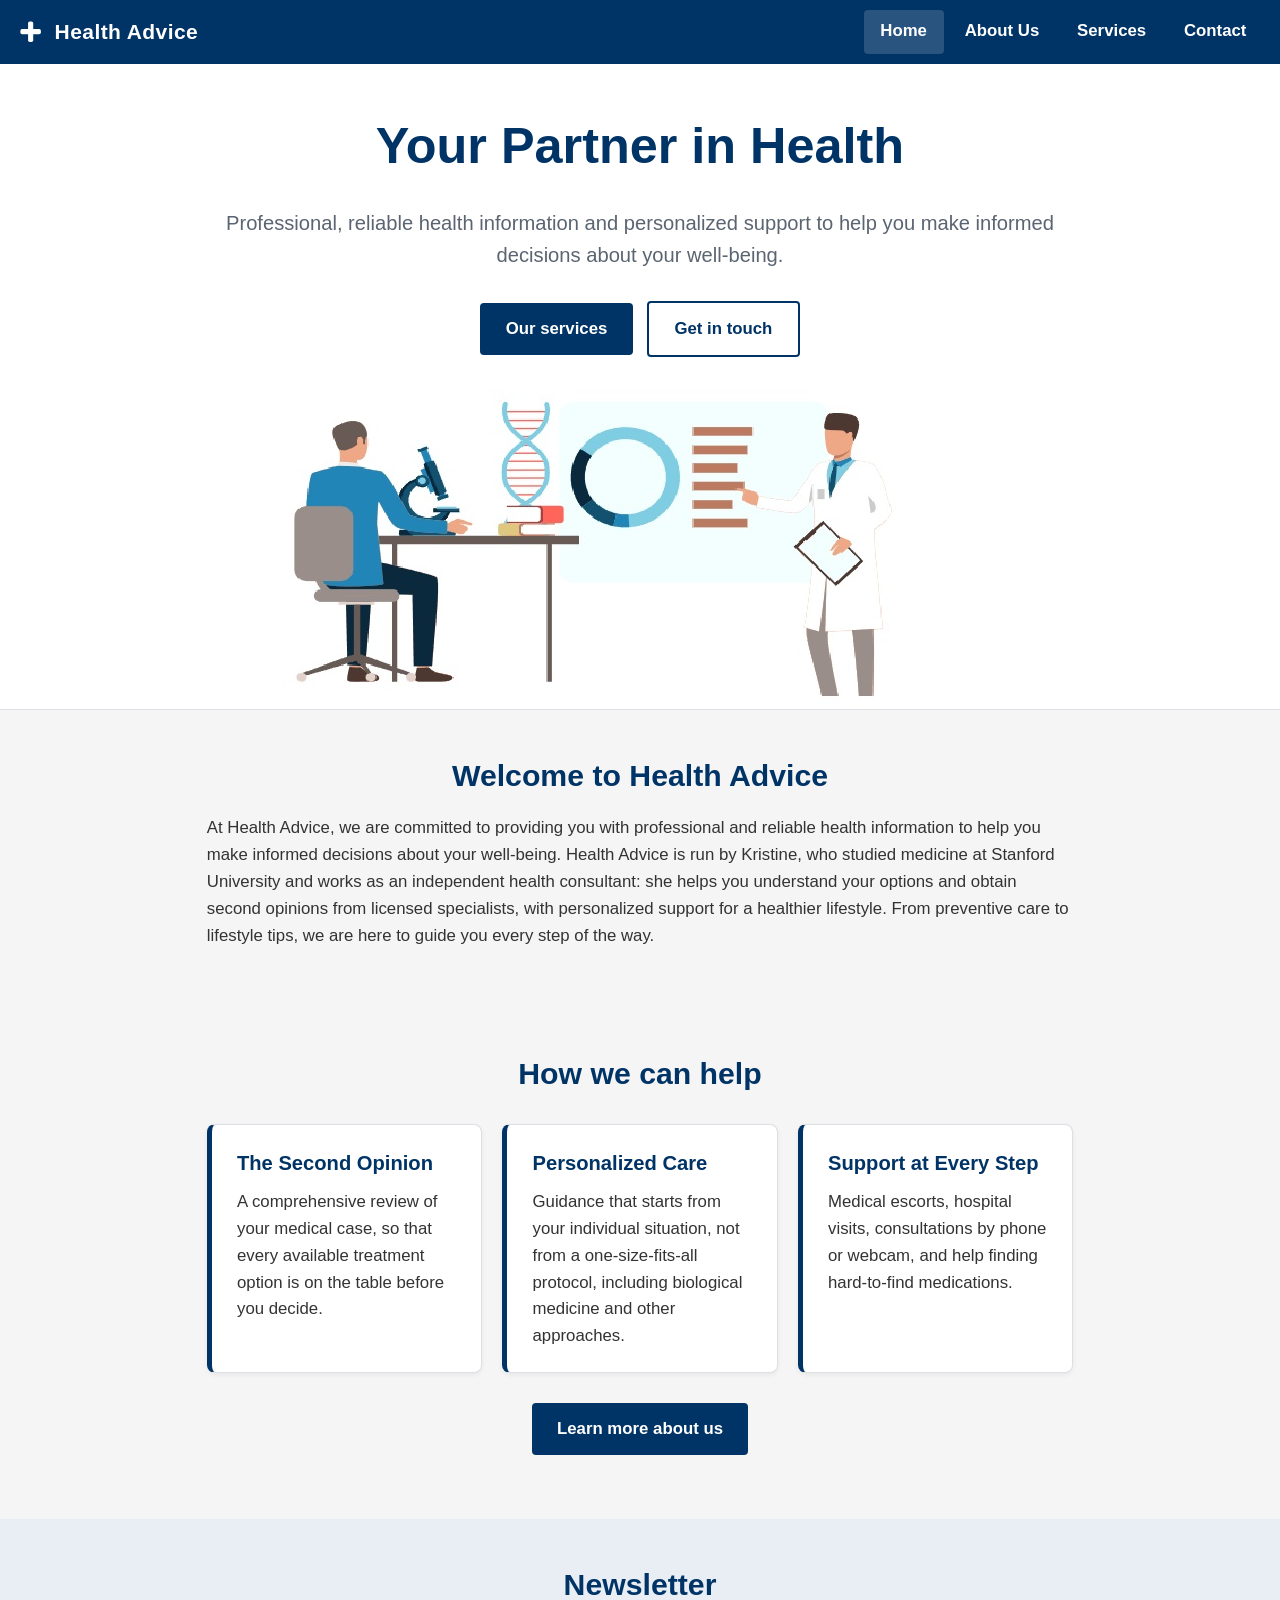
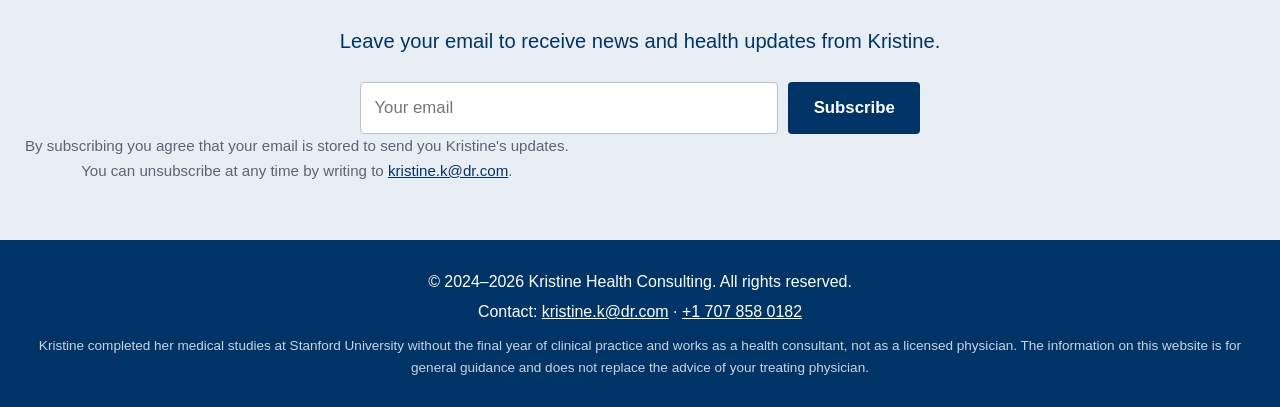
<file: index.html>
<!DOCTYPE html>
<html lang="en">
<head>
  <meta charset="UTF-8">
  <meta name="viewport" content="width=device-width, initial-scale=1.0">
  <title>Health Advice - Your Partner in Health</title>
  <meta name="description" content="Health Advice is your trusted partner for reliable health guidance, second opinions and personalized support to enhance your well-being.">
  <meta name="author" content="Kristine Health Consulting">
  <meta name="robots" content="index, follow">
  <meta property="og:title" content="Health Advice - Your Partner in Health">
  <meta property="og:description" content="Health Advice is your trusted partner for reliable health guidance, second opinions and personalized support to enhance your well-being.">
  <meta property="og:type" content="website">
  <meta property="og:image" content="https://nardaxxx.github.io/healthadvice/images/health-advice.jpg">
  <link rel="canonical" href="https://nardaxxx.github.io/healthadvice/">
  <meta property="og:url" content="https://nardaxxx.github.io/healthadvice/">
  <meta name="theme-color" content="#003366">
  <link rel="icon" href="favicon.svg" type="image/svg+xml">
  <link rel="stylesheet" href="styles.css">
</head>
<body>
  <a class="skip" href="#main">Skip to content</a>
  <header class="site-header">
    <a class="brand" href="index.html">
      <svg class="brand-mark" viewBox="0 0 32 32" aria-hidden="true"><rect x="13" y="4" width="6" height="24" rx="2"/><rect x="4" y="13" width="24" height="6" rx="2"/></svg>
      <span>Health Advice</span>
    </a>
    <nav aria-label="Main">
      <ul>
        <li><a href="index.html" aria-current="page">Home</a></li>
        <li><a href="about.html">About Us</a></li>
        <li><a href="services.html">Services</a></li>
        <li><a href="contact.html">Contact</a></li>
      </ul>
    </nav>
  </header>

  <main id="main">
    <section class="hero">
      <div class="hero-text">
        <h1>Your Partner in Health</h1>
        <p class="lead">Professional, reliable health information and personalized support to help you make informed decisions about your well-being.</p>
        <p class="actions">
          <a class="button" href="services.html">Our services</a>
          <a class="button button-outline" href="contact.html">Get in touch</a>
        </p>
      </div>
      <img src="images/health-advice.jpg" alt="Illustration: a researcher at a microscope and a physician presenting results" width="845" height="321">
    </section>

    <section class="content">
      <h2>Welcome to Health Advice</h2>
      <p>At Health Advice, we are committed to providing you with professional and reliable health information to help you make informed decisions about your well-being. Health Advice is run by Kristine, who studied medicine at Stanford University and works as an independent health consultant: she helps you understand your options and obtain second opinions from licensed specialists, with personalized support for a healthier lifestyle. From preventive care to lifestyle tips, we are here to guide you every step of the way.</p>
    </section>

    <section class="content">
      <h2>How we can help</h2>
      <div class="cards">
        <article class="card">
          <h3>The Second Opinion</h3>
          <p>A comprehensive review of your medical case, so that every available treatment option is on the table before you decide.</p>
        </article>
        <article class="card">
          <h3>Personalized Care</h3>
          <p>Guidance that starts from your individual situation, not from a one-size-fits-all protocol, including biological medicine and other approaches.</p>
        </article>
        <article class="card">
          <h3>Support at Every Step</h3>
          <p>Medical escorts, hospital visits, consultations by phone or webcam, and help finding hard-to-find medications.</p>
        </article>
      </div>
      <p class="actions"><a class="button" href="about.html">Learn more about us</a></p>
    </section>

    <section class="content band">
      <h2>Newsletter</h2>
      <p class="lead">Leave your email to receive news and health updates from Kristine.</p>
      <form class="contact-form inline-form" action="https://formspree.io/f/FORMSPREE_ID" method="POST">
        <label for="home-email" class="visually-hidden">Email</label>
        <input id="home-email" name="email" type="email" placeholder="Your email" autocomplete="email" required>
        <input type="text" name="_gotcha" class="gotcha" tabindex="-1" autocomplete="off">
        <input type="hidden" name="_subject" value="New newsletter subscriber - Health Advice">
        <input type="hidden" name="_next" value="https://nardaxxx.github.io/healthadvice/thanks.html">
        <button type="submit" class="button">Subscribe</button>
      </form>
      <p class="small-note">By subscribing you agree that your email is stored to send you Kristine's updates. You can unsubscribe at any time by writing to <a href="mailto:kristine.k@dr.com">kristine.k@dr.com</a>.</p>
    </section>
  </main>

  <footer class="site-footer">
    <p>&copy; 2024&ndash;2026 Kristine Health Consulting. All rights reserved.</p>
    <p>Contact: <a href="mailto:kristine.k@dr.com">kristine.k@dr.com</a> &middot; <a href="tel:+17078580182">+1 707 858 0182</a></p>
    <p class="small">Kristine completed her medical studies at Stanford University without the final year of clinical practice and works as a health consultant, not as a licensed physician. The information on this website is for general guidance and does not replace the advice of your treating physician.</p>
  </footer>
  <script>
    // Finché la newsletter non è attivata (codice Formspree mancante), "Subscribe"
    // apre il programma di posta con una richiesta di iscrizione già scritta.
    // Per attivare: sostituire FORMSPREE_ID con il codice del modulo in questa pagina.
    document.querySelectorAll('form.contact-form').forEach(function (form) {
      if (!form.action.includes('FORMSPREE_ID')) return;
      form.addEventListener('submit', function (event) {
        event.preventDefault();
        var email = form.elements['email'] ? form.elements['email'].value.trim() : '';
        location.href = 'mailto:kristine.k@dr.com?subject=' + encodeURIComponent('Newsletter subscription - Health Advice') +
                        '&body=' + encodeURIComponent('Please add me to your newsletter: ' + email);
      });
    });
  </script>
</body>
</html>
</file>
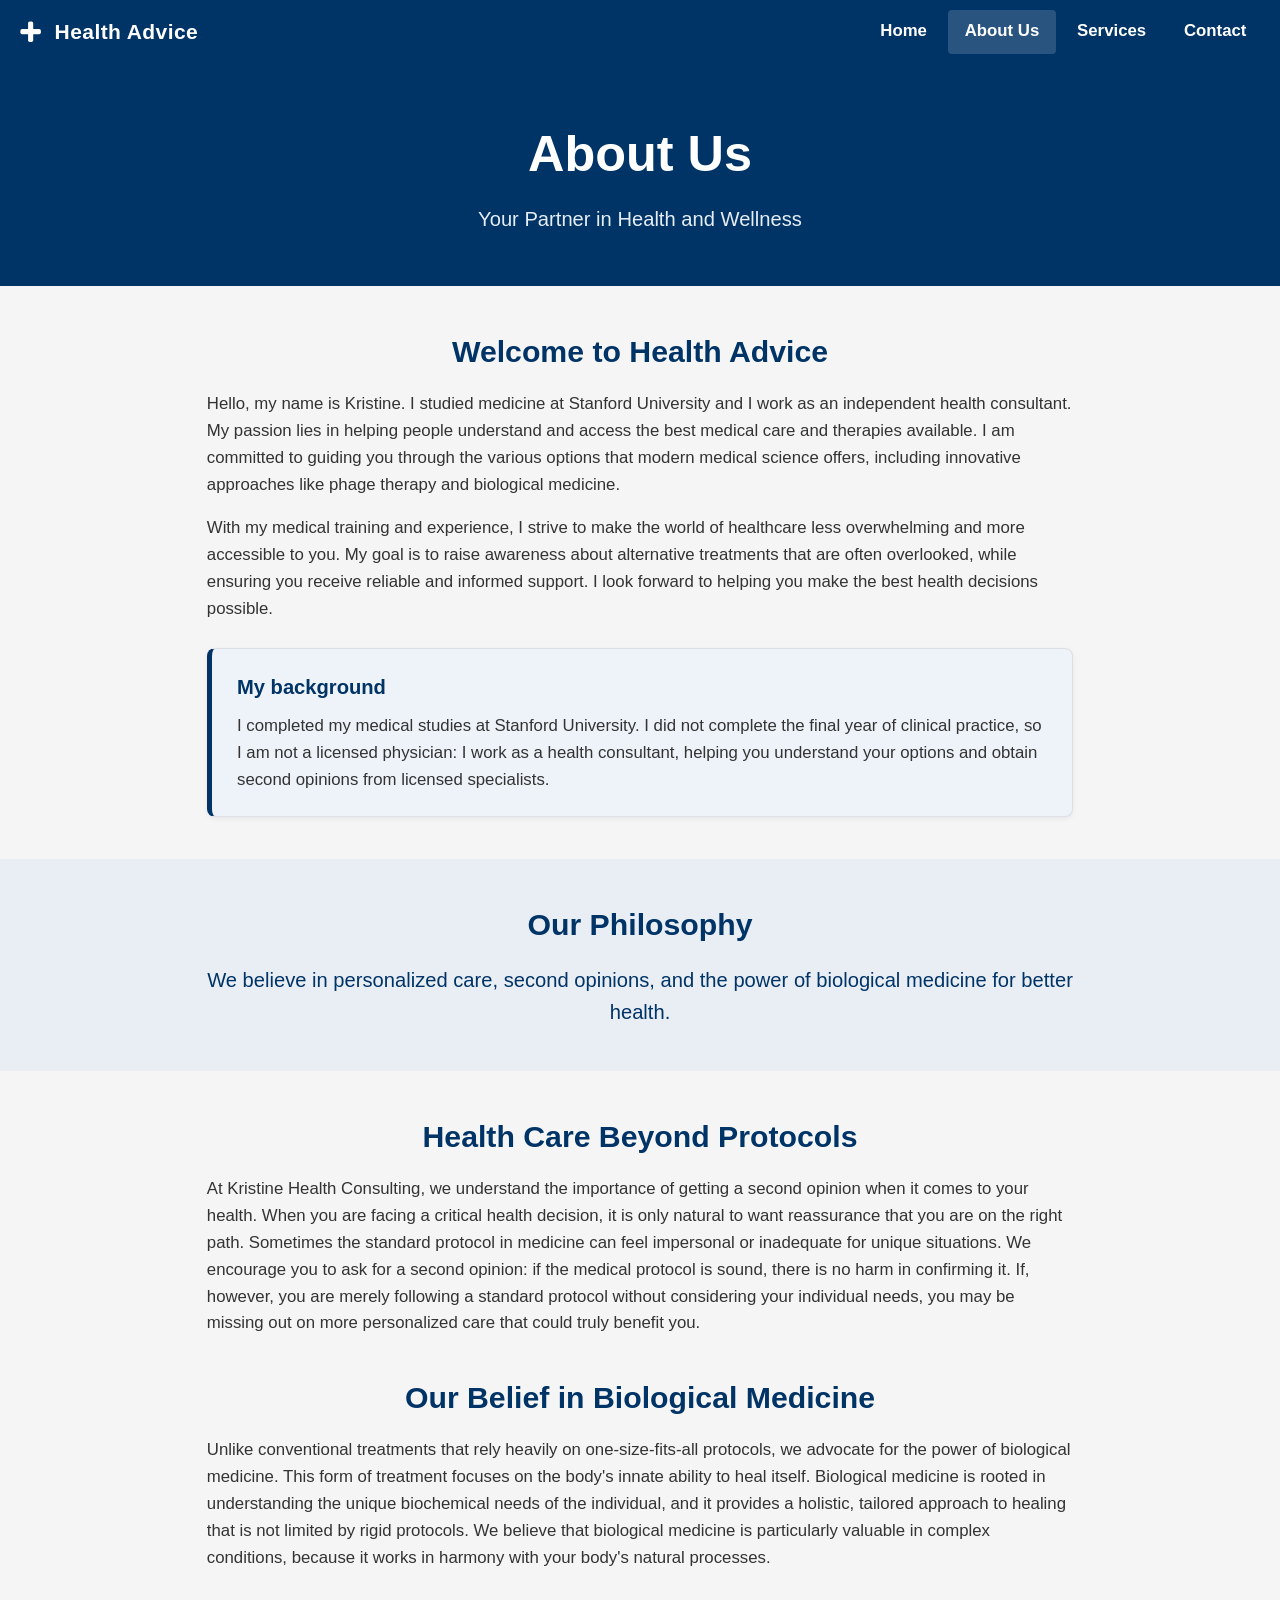
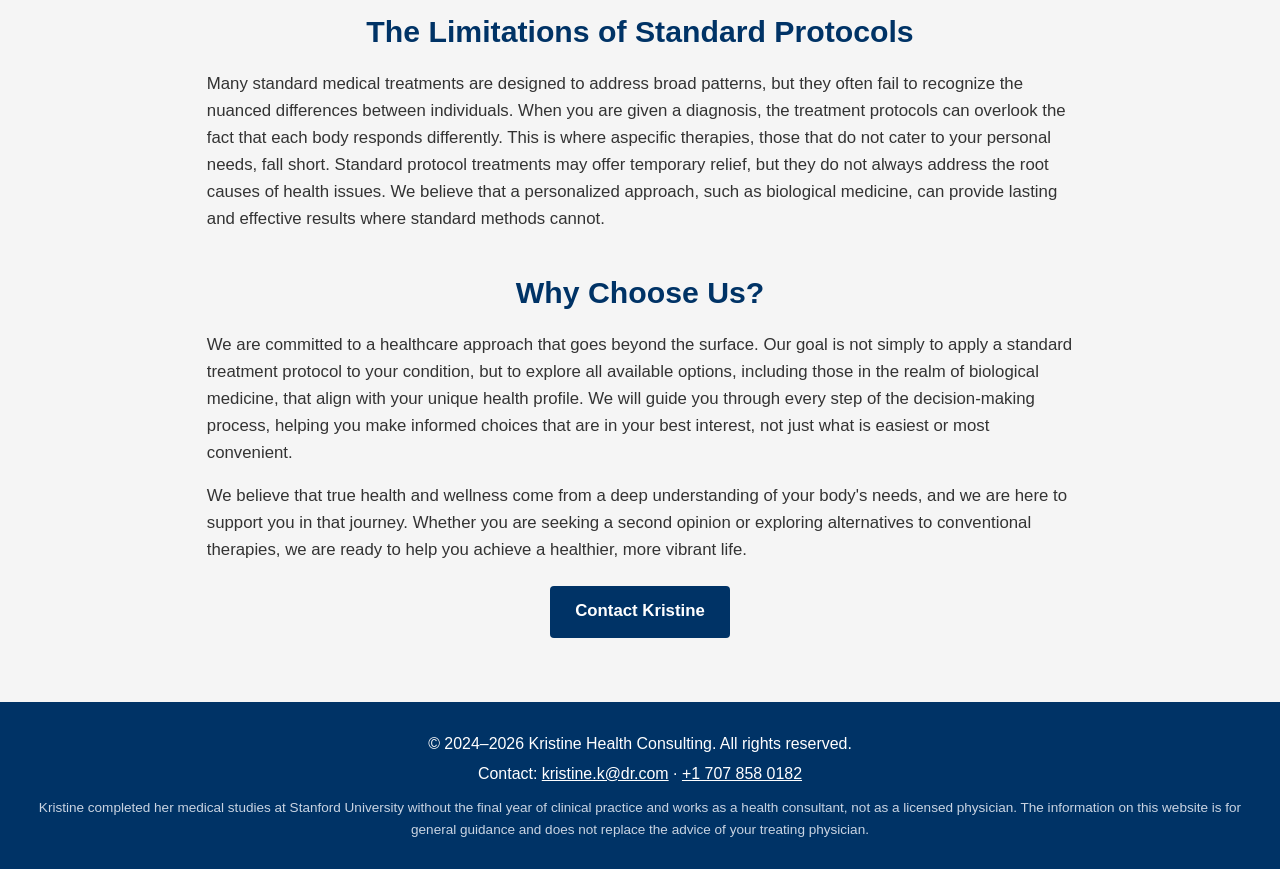
<file: about.html>
<!DOCTYPE html>
<html lang="en">
<head>
  <meta charset="UTF-8">
  <meta name="viewport" content="width=device-width, initial-scale=1.0">
  <title>About Us - Health Advice</title>
  <meta name="description" content="Learn about Kristine, a Stanford-trained health consultant dedicated to second opinions, personalized care and biological medicine.">
  <meta name="author" content="Kristine Health Consulting">
  <meta name="robots" content="index, follow">
  <meta property="og:title" content="About Us - Health Advice">
  <meta property="og:description" content="Learn about Kristine, a Stanford-trained health consultant dedicated to second opinions, personalized care and biological medicine.">
  <meta property="og:type" content="website">
  <meta property="og:image" content="https://nardaxxx.github.io/healthadvice/images/health-advice.jpg">
  <link rel="canonical" href="https://nardaxxx.github.io/healthadvice/about.html">
  <meta property="og:url" content="https://nardaxxx.github.io/healthadvice/about.html">
  <meta name="theme-color" content="#003366">
  <link rel="icon" href="favicon.svg" type="image/svg+xml">
  <link rel="stylesheet" href="styles.css">
</head>
<body>
  <a class="skip" href="#main">Skip to content</a>
  <header class="site-header">
    <a class="brand" href="index.html">
      <svg class="brand-mark" viewBox="0 0 32 32" aria-hidden="true"><rect x="13" y="4" width="6" height="24" rx="2"/><rect x="4" y="13" width="24" height="6" rx="2"/></svg>
      <span>Health Advice</span>
    </a>
    <nav aria-label="Main">
      <ul>
        <li><a href="index.html">Home</a></li>
        <li><a href="about.html" aria-current="page">About Us</a></li>
        <li><a href="services.html">Services</a></li>
        <li><a href="contact.html">Contact</a></li>
      </ul>
    </nav>
  </header>

  <main id="main">
    <section class="page-title">
      <h1>About Us</h1>
      <p class="lead">Your Partner in Health and Wellness</p>
    </section>

    <section class="content">
      <h2>Welcome to Health Advice</h2>
      <p>Hello, my name is Kristine. I studied medicine at Stanford University and I work as an independent health consultant. My passion lies in helping people understand and access the best medical care and therapies available. I am committed to guiding you through the various options that modern medical science offers, including innovative approaches like phage therapy and biological medicine.</p>
      <p>With my medical training and experience, I strive to make the world of healthcare less overwhelming and more accessible to you. My goal is to raise awareness about alternative treatments that are often overlooked, while ensuring you receive reliable and informed support. I look forward to helping you make the best health decisions possible.</p>
      <div class="card role-note">
        <h3>My background</h3>
        <p>I completed my medical studies at Stanford University. I did not complete the final year of clinical practice, so I am not a licensed physician: I work as a health consultant, helping you understand your options and obtain second opinions from licensed specialists.</p>
      </div>
    </section>

    <section class="content band">
      <h2>Our Philosophy</h2>
      <p class="lead">We believe in personalized care, second opinions, and the power of biological medicine for better health.</p>
    </section>

    <section class="content">
      <h2>Health Care Beyond Protocols</h2>
      <p>At Kristine Health Consulting, we understand the importance of getting a second opinion when it comes to your health. When you are facing a critical health decision, it is only natural to want reassurance that you are on the right path. Sometimes the standard protocol in medicine can feel impersonal or inadequate for unique situations. We encourage you to ask for a second opinion: if the medical protocol is sound, there is no harm in confirming it. If, however, you are merely following a standard protocol without considering your individual needs, you may be missing out on more personalized care that could truly benefit you.</p>

      <h2>Our Belief in Biological Medicine</h2>
      <p>Unlike conventional treatments that rely heavily on one-size-fits-all protocols, we advocate for the power of biological medicine. This form of treatment focuses on the body's innate ability to heal itself. Biological medicine is rooted in understanding the unique biochemical needs of the individual, and it provides a holistic, tailored approach to healing that is not limited by rigid protocols. We believe that biological medicine is particularly valuable in complex conditions, because it works in harmony with your body's natural processes.</p>

      <h2>The Limitations of Standard Protocols</h2>
      <p>Many standard medical treatments are designed to address broad patterns, but they often fail to recognize the nuanced differences between individuals. When you are given a diagnosis, the treatment protocols can overlook the fact that each body responds differently. This is where aspecific therapies, those that do not cater to your personal needs, fall short. Standard protocol treatments may offer temporary relief, but they do not always address the root causes of health issues. We believe that a personalized approach, such as biological medicine, can provide lasting and effective results where standard methods cannot.</p>

      <h2>Why Choose Us?</h2>
      <p>We are committed to a healthcare approach that goes beyond the surface. Our goal is not simply to apply a standard treatment protocol to your condition, but to explore all available options, including those in the realm of biological medicine, that align with your unique health profile. We will guide you through every step of the decision-making process, helping you make informed choices that are in your best interest, not just what is easiest or most convenient.</p>
      <p>We believe that true health and wellness come from a deep understanding of your body's needs, and we are here to support you in that journey. Whether you are seeking a second opinion or exploring alternatives to conventional therapies, we are ready to help you achieve a healthier, more vibrant life.</p>
      <p class="actions"><a class="button" href="contact.html">Contact Kristine</a></p>
    </section>
  </main>

  <footer class="site-footer">
    <p>&copy; 2024&ndash;2026 Kristine Health Consulting. All rights reserved.</p>
    <p>Contact: <a href="mailto:kristine.k@dr.com">kristine.k@dr.com</a> &middot; <a href="tel:+17078580182">+1 707 858 0182</a></p>
    <p class="small">Kristine completed her medical studies at Stanford University without the final year of clinical practice and works as a health consultant, not as a licensed physician. The information on this website is for general guidance and does not replace the advice of your treating physician.</p>
  </footer>
</body>
</html>
</file>
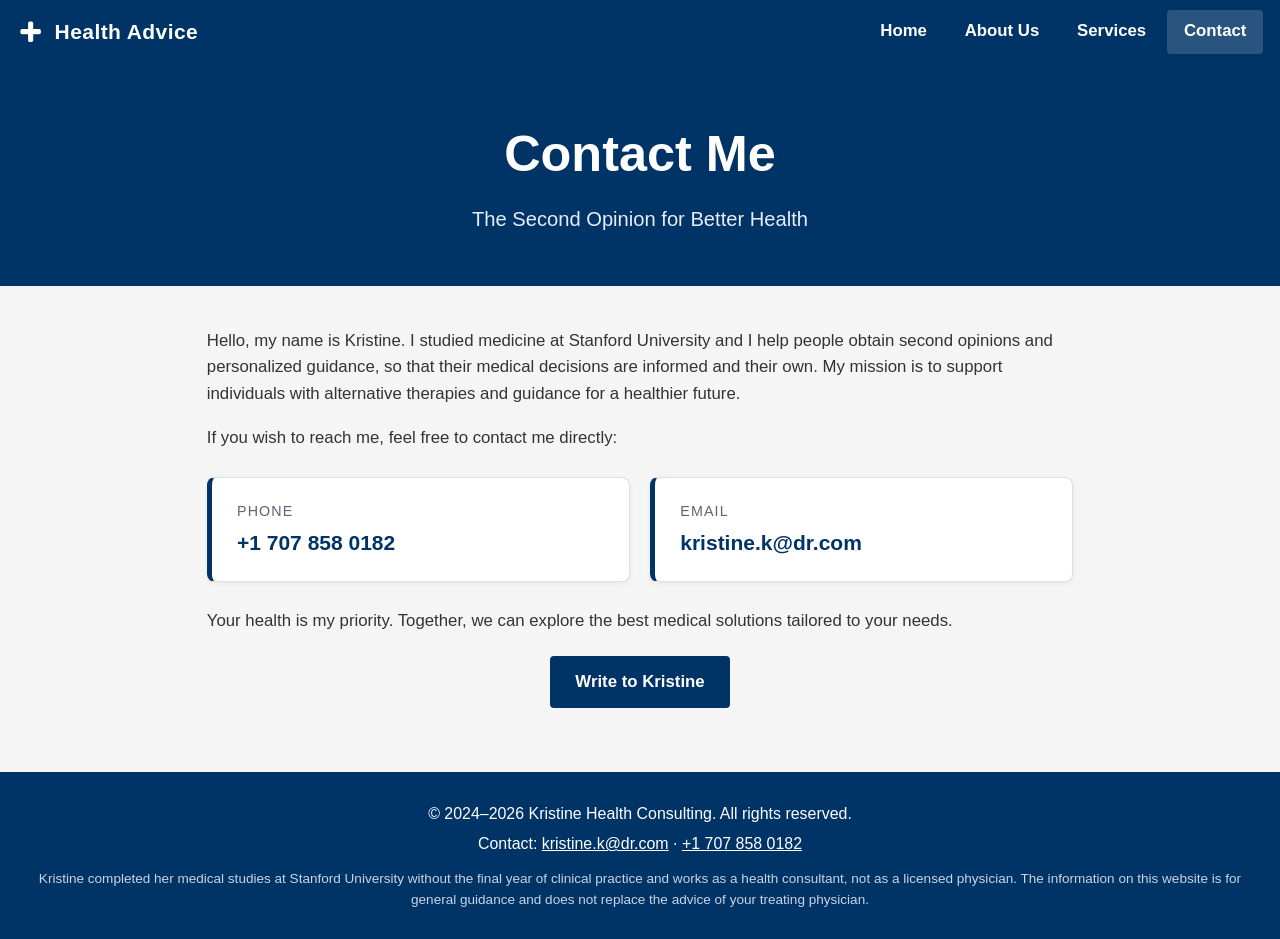
<file: contact.html>
<!DOCTYPE html>
<html lang="en">
<head>
  <meta charset="UTF-8">
  <meta name="viewport" content="width=device-width, initial-scale=1.0">
  <title>Contact Kristine - Health Advice</title>
  <meta name="description" content="Get in touch with Kristine for second opinions and personalized health consulting by phone or email.">
  <meta name="author" content="Kristine Health Consulting">
  <meta name="robots" content="index, follow">
  <meta property="og:title" content="Contact Kristine - Health Advice">
  <meta property="og:description" content="Get in touch with Kristine for second opinions and personalized health consulting by phone or email.">
  <meta property="og:type" content="website">
  <meta property="og:image" content="https://nardaxxx.github.io/healthadvice/images/health-advice.jpg">
  <link rel="canonical" href="https://nardaxxx.github.io/healthadvice/contact.html">
  <meta property="og:url" content="https://nardaxxx.github.io/healthadvice/contact.html">
  <meta name="theme-color" content="#003366">
  <link rel="icon" href="favicon.svg" type="image/svg+xml">
  <link rel="stylesheet" href="styles.css">
</head>
<body>
  <a class="skip" href="#main">Skip to content</a>
  <header class="site-header">
    <a class="brand" href="index.html">
      <svg class="brand-mark" viewBox="0 0 32 32" aria-hidden="true"><rect x="13" y="4" width="6" height="24" rx="2"/><rect x="4" y="13" width="24" height="6" rx="2"/></svg>
      <span>Health Advice</span>
    </a>
    <nav aria-label="Main">
      <ul>
        <li><a href="index.html">Home</a></li>
        <li><a href="about.html">About Us</a></li>
        <li><a href="services.html">Services</a></li>
        <li><a href="contact.html" aria-current="page">Contact</a></li>
      </ul>
    </nav>
  </header>

  <main id="main">
    <section class="page-title">
      <h1>Contact Me</h1>
      <p class="lead">The Second Opinion for Better Health</p>
    </section>

    <section class="content">
      <p>Hello, my name is Kristine. I studied medicine at Stanford University and I help people obtain second opinions and personalized guidance, so that their medical decisions are informed and their own. My mission is to support individuals with alternative therapies and guidance for a healthier future.</p>
      <p>If you wish to reach me, feel free to contact me directly:</p>
      <div class="cards contact-cards">
        <a class="card contact-card" href="tel:+17078580182">
          <span class="label">Phone</span>
          <span class="value">+1 707 858 0182</span>
        </a>
        <a class="card contact-card" href="mailto:kristine.k@dr.com">
          <span class="label">Email</span>
          <span class="value">kristine.k@dr.com</span>
        </a>
      </div>
      <p>Your health is my priority. Together, we can explore the best medical solutions tailored to your needs.</p>
      <p class="actions"><a class="button" href="mailto:kristine.k@dr.com?subject=Contact%20from%20Health%20Advice">Write to Kristine</a></p>
    </section>
  </main>

  <footer class="site-footer">
    <p>&copy; 2024&ndash;2026 Kristine Health Consulting. All rights reserved.</p>
    <p>Contact: <a href="mailto:kristine.k@dr.com">kristine.k@dr.com</a> &middot; <a href="tel:+17078580182">+1 707 858 0182</a></p>
    <p class="small">Kristine completed her medical studies at Stanford University without the final year of clinical practice and works as a health consultant, not as a licensed physician. The information on this website is for general guidance and does not replace the advice of your treating physician.</p>
  </footer>
</body>
</html>
</file>
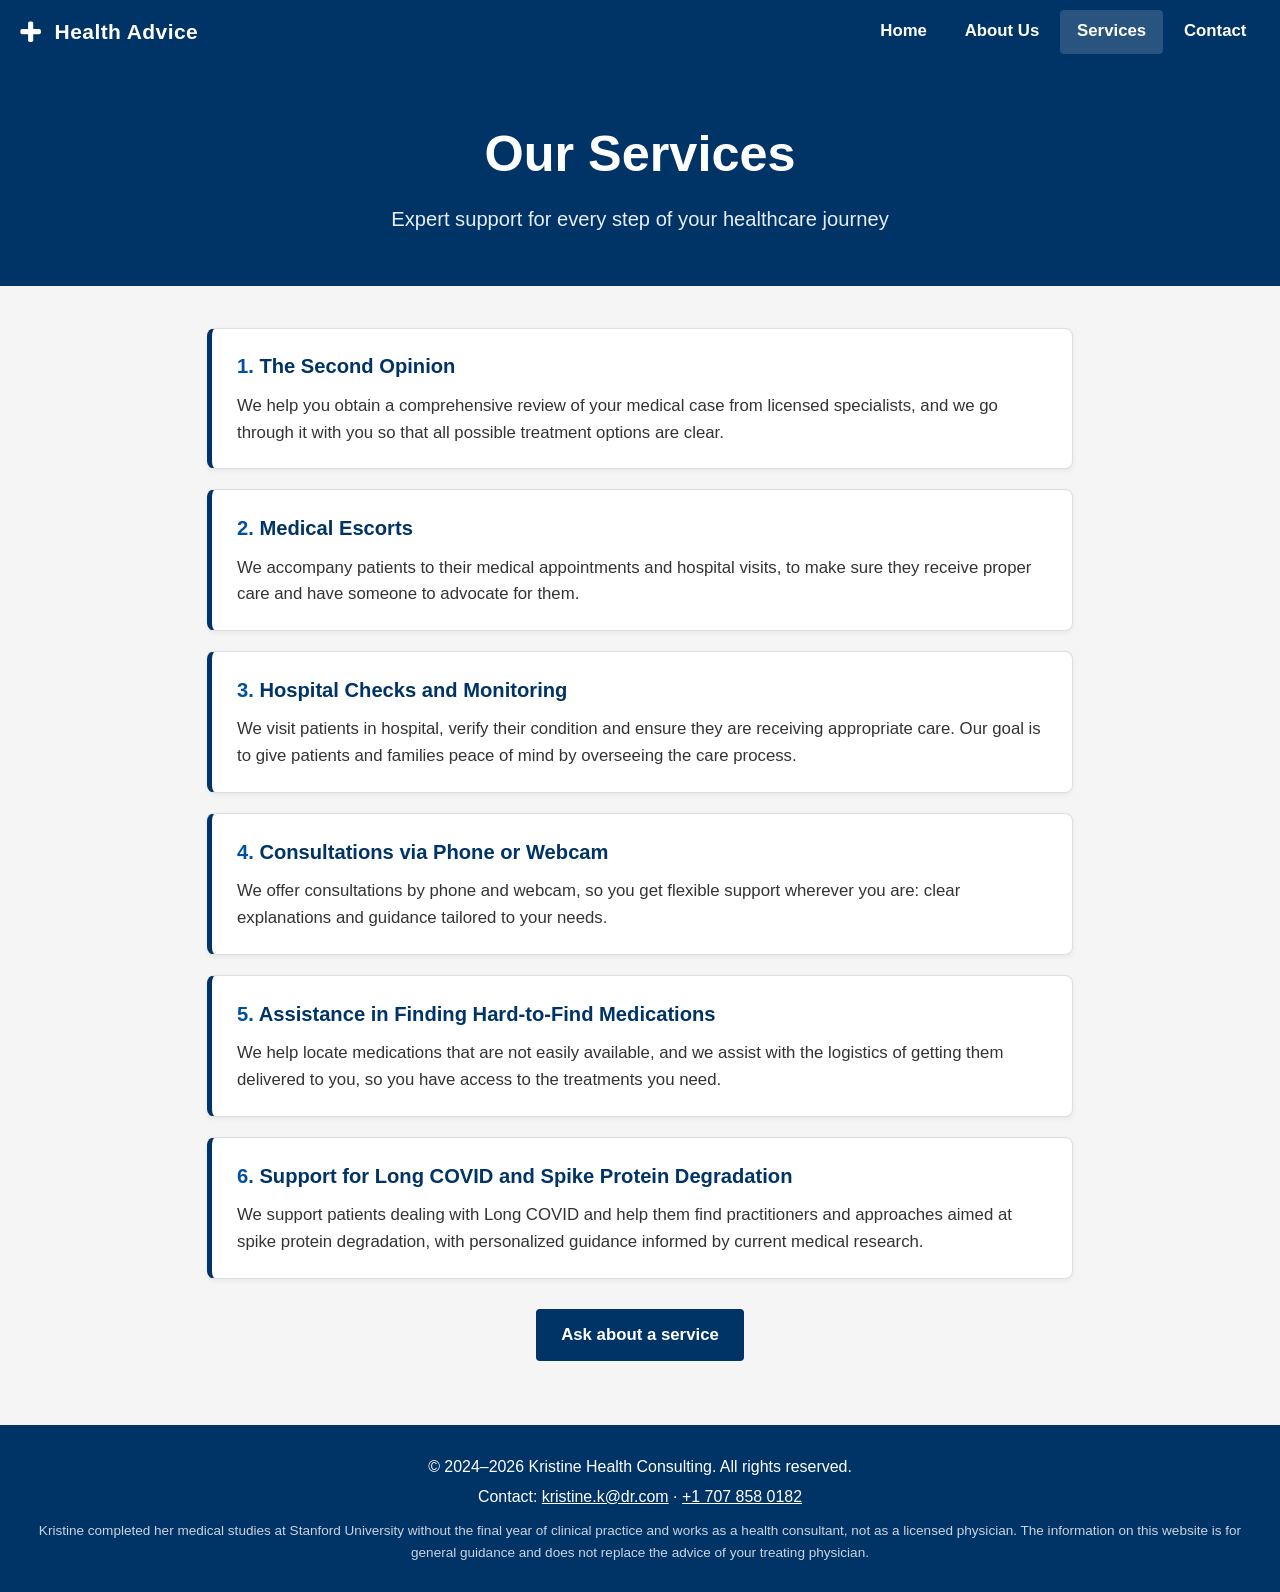
<file: services.html>
<!DOCTYPE html>
<html lang="en">
<head>
  <meta charset="UTF-8">
  <meta name="viewport" content="width=device-width, initial-scale=1.0">
  <title>Services - Health Advice</title>
  <meta name="description" content="Second opinions, medical escorts, hospital monitoring, phone and webcam consultations, help finding medications, Long COVID support.">
  <meta name="author" content="Kristine Health Consulting">
  <meta name="robots" content="index, follow">
  <meta property="og:title" content="Services - Health Advice">
  <meta property="og:description" content="Second opinions, medical escorts, hospital monitoring, phone and webcam consultations, help finding medications, Long COVID support.">
  <meta property="og:type" content="website">
  <meta property="og:image" content="https://nardaxxx.github.io/healthadvice/images/health-advice.jpg">
  <link rel="canonical" href="https://nardaxxx.github.io/healthadvice/services.html">
  <meta property="og:url" content="https://nardaxxx.github.io/healthadvice/services.html">
  <meta name="theme-color" content="#003366">
  <link rel="icon" href="favicon.svg" type="image/svg+xml">
  <link rel="stylesheet" href="styles.css">
</head>
<body>
  <a class="skip" href="#main">Skip to content</a>
  <header class="site-header">
    <a class="brand" href="index.html">
      <svg class="brand-mark" viewBox="0 0 32 32" aria-hidden="true"><rect x="13" y="4" width="6" height="24" rx="2"/><rect x="4" y="13" width="24" height="6" rx="2"/></svg>
      <span>Health Advice</span>
    </a>
    <nav aria-label="Main">
      <ul>
        <li><a href="index.html">Home</a></li>
        <li><a href="about.html">About Us</a></li>
        <li><a href="services.html" aria-current="page">Services</a></li>
        <li><a href="contact.html">Contact</a></li>
      </ul>
    </nav>
  </header>

  <main id="main">
    <section class="page-title">
      <h1>Our Services</h1>
      <p class="lead">Expert support for every step of your healthcare journey</p>
    </section>

    <section class="content">
      <ol class="services">
        <li class="card">
          <h2>The Second Opinion</h2>
          <p>We help you obtain a comprehensive review of your medical case from licensed specialists, and we go through it with you so that all possible treatment options are clear.</p>
        </li>
        <li class="card">
          <h2>Medical Escorts</h2>
          <p>We accompany patients to their medical appointments and hospital visits, to make sure they receive proper care and have someone to advocate for them.</p>
        </li>
        <li class="card">
          <h2>Hospital Checks and Monitoring</h2>
          <p>We visit patients in hospital, verify their condition and ensure they are receiving appropriate care. Our goal is to give patients and families peace of mind by overseeing the care process.</p>
        </li>
        <li class="card">
          <h2>Consultations via Phone or Webcam</h2>
          <p>We offer consultations by phone and webcam, so you get flexible support wherever you are: clear explanations and guidance tailored to your needs.</p>
        </li>
        <li class="card">
          <h2>Assistance in Finding Hard-to-Find Medications</h2>
          <p>We help locate medications that are not easily available, and we assist with the logistics of getting them delivered to you, so you have access to the treatments you need.</p>
        </li>
        <li class="card">
          <h2>Support for Long COVID and Spike Protein Degradation</h2>
          <p>We support patients dealing with Long COVID and help them find practitioners and approaches aimed at spike protein degradation, with personalized guidance informed by current medical research.</p>
        </li>
      </ol>
      <p class="actions"><a class="button" href="contact.html">Ask about a service</a></p>
    </section>
  </main>

  <footer class="site-footer">
    <p>&copy; 2024&ndash;2026 Kristine Health Consulting. All rights reserved.</p>
    <p>Contact: <a href="mailto:kristine.k@dr.com">kristine.k@dr.com</a> &middot; <a href="tel:+17078580182">+1 707 858 0182</a></p>
    <p class="small">Kristine completed her medical studies at Stanford University without the final year of clinical practice and works as a health consultant, not as a licensed physician. The information on this website is for general guidance and does not replace the advice of your treating physician.</p>
  </footer>
</body>
</html>
</file>
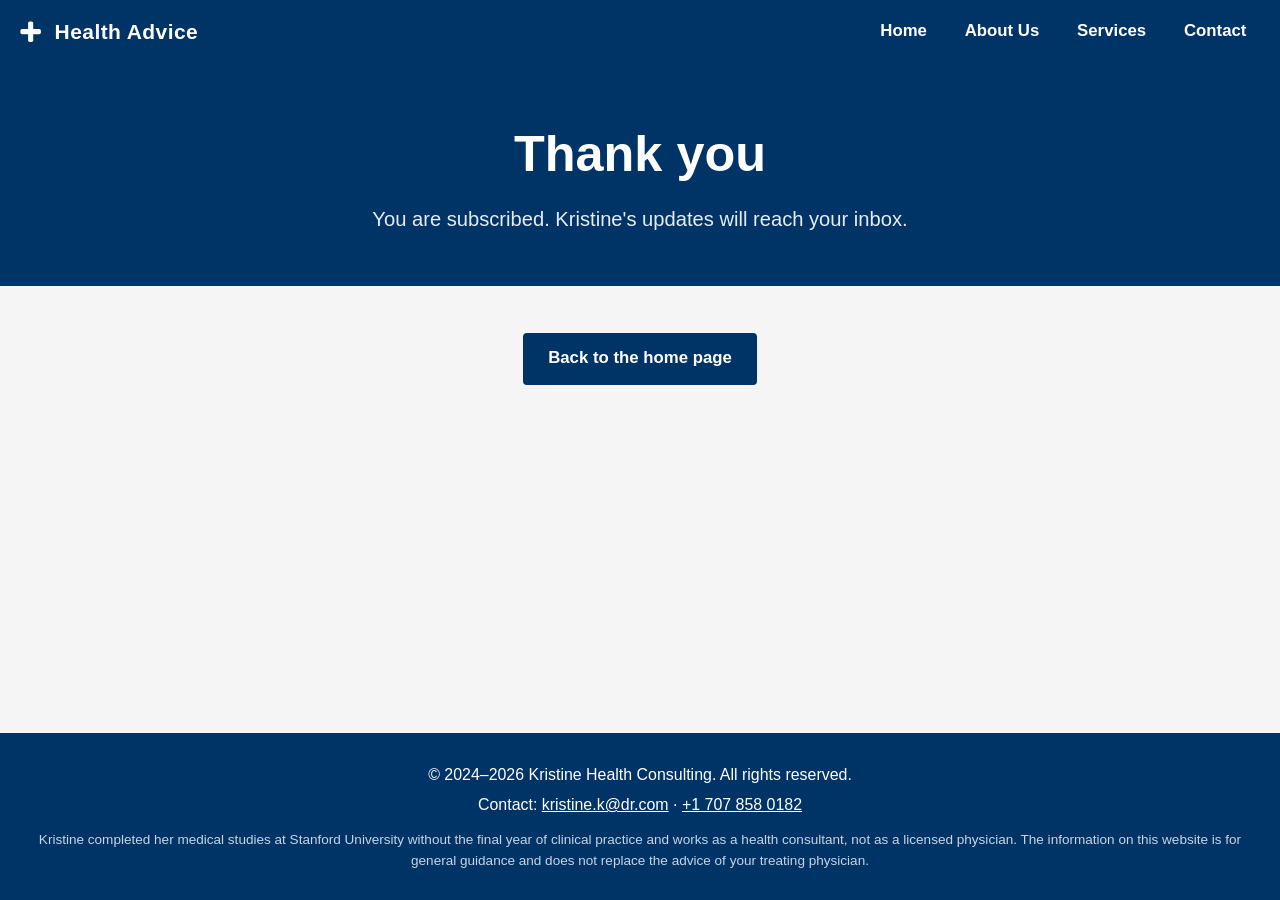
<file: thanks.html>
<!DOCTYPE html>
<html lang="en">
<head>
  <meta charset="UTF-8">
  <meta name="viewport" content="width=device-width, initial-scale=1.0">
  <title>Thank you - Health Advice</title>
  <meta name="description" content="Your message has been sent.">
  <meta name="robots" content="noindex">
  <meta name="theme-color" content="#003366">
  <link rel="icon" href="favicon.svg" type="image/svg+xml">
  <link rel="stylesheet" href="styles.css">
</head>
<body>
  <a class="skip" href="#main">Skip to content</a>
  <header class="site-header">
    <a class="brand" href="index.html">
      <svg class="brand-mark" viewBox="0 0 32 32" aria-hidden="true"><rect x="13" y="4" width="6" height="24" rx="2"/><rect x="4" y="13" width="24" height="6" rx="2"/></svg>
      <span>Health Advice</span>
    </a>
    <nav aria-label="Main">
      <ul>
        <li><a href="index.html">Home</a></li>
        <li><a href="about.html">About Us</a></li>
        <li><a href="services.html">Services</a></li>
        <li><a href="contact.html">Contact</a></li>
      </ul>
    </nav>
  </header>

  <main id="main">
    <section class="page-title">
      <h1>Thank you</h1>
      <p class="lead">You are subscribed. Kristine's updates will reach your inbox.</p>
    </section>
    <section class="content">
      <p class="actions"><a class="button" href="index.html">Back to the home page</a></p>
    </section>
  </main>

  <footer class="site-footer">
    <p>&copy; 2024&ndash;2026 Kristine Health Consulting. All rights reserved.</p>
    <p>Contact: <a href="mailto:kristine.k@dr.com">kristine.k@dr.com</a> &middot; <a href="tel:+17078580182">+1 707 858 0182</a></p>
    <p class="small">Kristine completed her medical studies at Stanford University without the final year of clinical practice and works as a health consultant, not as a licensed physician. The information on this website is for general guidance and does not replace the advice of your treating physician.</p>
  </footer>
</body>
</html>
</file>
<file: styles.css>
/* Health Advice — Kristine Health Consulting
   Palette e caratteri del sito originale: blu navy #003366, hover #00509e,
   sfondo #f5f5f5, Arial. Un solo foglio di stile per tutte le pagine. */

:root {
  --navy: #003366;
  --navy-light: #00509e;
  --bg: #f5f5f5;
  --card: #ffffff;
  --card-border: #dcdfe4;
  --text: #333333;
  --muted: #5b6471;
  --max: 900px;
}

* { box-sizing: border-box; }

html { scroll-behavior: smooth; }

body {
  margin: 0;
  font-family: Arial, Helvetica, sans-serif;
  font-size: 1.05rem;
  line-height: 1.6;
  color: var(--text);
  background: var(--bg);
  display: flex;
  flex-direction: column;
  min-height: 100vh;
}

main { flex: 1; }

a { color: var(--navy); }

.skip {
  position: absolute;
  left: -999px;
  top: 0;
  background: #fff;
  padding: 0.5em 1em;
}
.skip:focus { left: 1em; z-index: 10; }

/* Intestazione e menu */
.site-header {
  background: var(--navy);
  color: #fff;
  display: flex;
  align-items: center;
  justify-content: space-between;
  flex-wrap: wrap;
  gap: 0.5em 1.5em;
  padding: 0.6em 1em;
}

.brand {
  display: flex;
  align-items: center;
  gap: 0.5em;
  color: #fff;
  text-decoration: none;
  font-weight: bold;
  font-size: 1.25em;
  letter-spacing: 0.02em;
}
.brand-mark { width: 1.3em; height: 1.3em; fill: #fff; }

.site-header nav ul {
  list-style: none;
  margin: 0;
  padding: 0;
  display: flex;
  flex-wrap: wrap;
  gap: 0.25em;
}
.site-header nav a {
  display: block;
  color: #fff;
  text-decoration: none;
  font-weight: bold;
  padding: 0.5em 1em;
  border-radius: 4px;
  transition: background-color 0.3s;
  white-space: nowrap;
}
.site-header nav a:hover,
.site-header nav a:focus-visible { background: var(--navy-light); }
.site-header nav a[aria-current="page"] { background: rgba(255, 255, 255, 0.16); }

/* Apertura della home */
.hero {
  background: #fff;
  border-bottom: 1px solid var(--card-border);
  padding: 2.5em 1em 0;
  text-align: center;
}
.hero-text { max-width: var(--max); margin: 0 auto; }
.hero h1 {
  color: var(--navy);
  font-size: clamp(2em, 5vw, 3em);
  margin: 0 0 0.3em;
}
.hero img {
  display: block;
  width: 100%;
  max-width: 845px;
  height: auto;
  margin: 1.5em auto 0;
}

.page-title {
  background: var(--navy);
  color: #fff;
  text-align: center;
  padding: 3em 1em;
}
.page-title h1 { margin: 0; font-size: clamp(2em, 5vw, 3em); }
.page-title .lead { color: #e6edf5; margin: 0.4em 0 0; }

.lead { font-size: 1.2em; color: var(--muted); }

/* Blocchi di testo */
.content {
  max-width: var(--max);
  margin: 0 auto;
  padding: 2.5em 1em;
}
.content h2 {
  color: var(--navy);
  font-size: 1.8em;
  margin: 1.2em 0 0.5em;
  text-align: center;
}
.content > h2:first-child { margin-top: 0; }
.content p { margin: 0 0 1em; }

.band {
  max-width: none;
  background: #e9eef5;
  text-align: center;
}
.band .lead { max-width: var(--max); margin: 0 auto; color: var(--navy); }

/* Schede */
.cards {
  display: grid;
  grid-template-columns: repeat(auto-fit, minmax(240px, 1fr));
  gap: 1.2em;
  margin: 1.5em 0;
}
.card {
  background: var(--card);
  border: 1px solid var(--card-border);
  border-left: 5px solid var(--navy);
  border-radius: 8px;
  padding: 1.3em 1.5em;
  box-shadow: 0 2px 5px rgba(0, 0, 0, 0.06);
}
.card h2, .card h3 {
  color: var(--navy);
  text-align: left;
  font-size: 1.2em;
  margin: 0 0 0.5em;
}
.card p { margin: 0; }

.services {
  list-style: none;
  padding: 0;
  margin: 0 0 1.5em;
  display: grid;
  gap: 1.2em;
  counter-reset: service;
}
.services .card { counter-increment: service; }
.services .card h2::before {
  content: counter(service) ". ";
  color: var(--navy-light);
}

.contact-cards { grid-template-columns: repeat(auto-fit, minmax(240px, 1fr)); }
.contact-card {
  text-decoration: none;
  color: var(--text);
  display: flex;
  flex-direction: column;
  gap: 0.2em;
  transition: background-color 0.3s;
}
.contact-card:hover { background: #eef3f9; }
.contact-card .label {
  font-size: 0.85em;
  text-transform: uppercase;
  letter-spacing: 0.08em;
  color: var(--muted);
}
.contact-card .value {
  font-size: 1.25em;
  font-weight: bold;
  color: var(--navy);
  word-break: break-all;
}

/* Pulsanti */
.actions { text-align: center; margin: 1.5em 0 0; }
.button {
  display: inline-block;
  background: var(--navy);
  color: #fff;
  text-decoration: none;
  font-weight: bold;
  padding: 0.75em 1.5em;
  border-radius: 4px;
  margin: 0.3em;
  transition: background-color 0.3s;
}
.button:hover, .button:focus-visible { background: var(--navy-light); }
.button-outline {
  background: transparent;
  color: var(--navy);
  border: 2px solid var(--navy);
}
.button-outline:hover, .button-outline:focus-visible { background: var(--navy); color: #fff; }

/* Nota sul ruolo (pagina About) */
.role-note { margin: 1.5em 0 0; background: #eef3f9; }
.role-note p { margin: 0; }

/* Moduli di contatto (Formspree) */
.contact-form {
  display: grid;
  gap: 0.4em;
  max-width: 560px;
  margin: 1.5em auto 0;
  text-align: left;
}
.contact-form label { font-weight: bold; color: var(--navy); margin-top: 0.6em; }
.contact-form input[type="text"],
.contact-form input[type="email"],
.contact-form textarea {
  width: 100%;
  font: inherit;
  padding: 0.7em 0.8em;
  border: 1px solid #b9c2cf;
  border-radius: 4px;
  background: #fff;
}
.contact-form input:focus, .contact-form textarea:focus {
  outline: 2px solid var(--navy-light);
  outline-offset: 1px;
}
.contact-form .check { font-weight: normal; color: var(--text); display: flex; gap: 0.6em; align-items: flex-start; }
.contact-form .check input { margin-top: 0.35em; }
.contact-form .button { justify-self: start; margin: 0.8em 0 0; border: 0; font: inherit; font-weight: bold; cursor: pointer; }
.gotcha { position: absolute; left: -9999px; width: 1px; height: 1px; }
.visually-hidden { position: absolute; left: -9999px; }

.inline-form {
  grid-template-columns: 1fr auto;
  align-items: center;
  gap: 0.6em;
}
.inline-form .button { margin: 0; }
.small-note { font-size: 0.9em; color: var(--muted); max-width: 560px; margin: 1em auto 0; }
@media (max-width: 600px) {
  .inline-form { grid-template-columns: 1fr; }
  .inline-form .button { justify-self: stretch; text-align: center; }
}

/* Piè di pagina */
.site-footer {
  background: var(--navy);
  color: #fff;
  text-align: center;
  padding: 1.5em 1em;
  font-size: 0.95em;
}
.site-footer p { margin: 0.3em 0; }
.site-footer a { color: #fff; }
.site-footer .small { font-size: 0.85em; color: #c9d4e2; margin-top: 0.8em; }

@media (max-width: 600px) {
  .site-header { justify-content: center; text-align: center; }
  .site-header nav ul { justify-content: center; }
  .content { padding: 2em 1em; }
}
</file>
